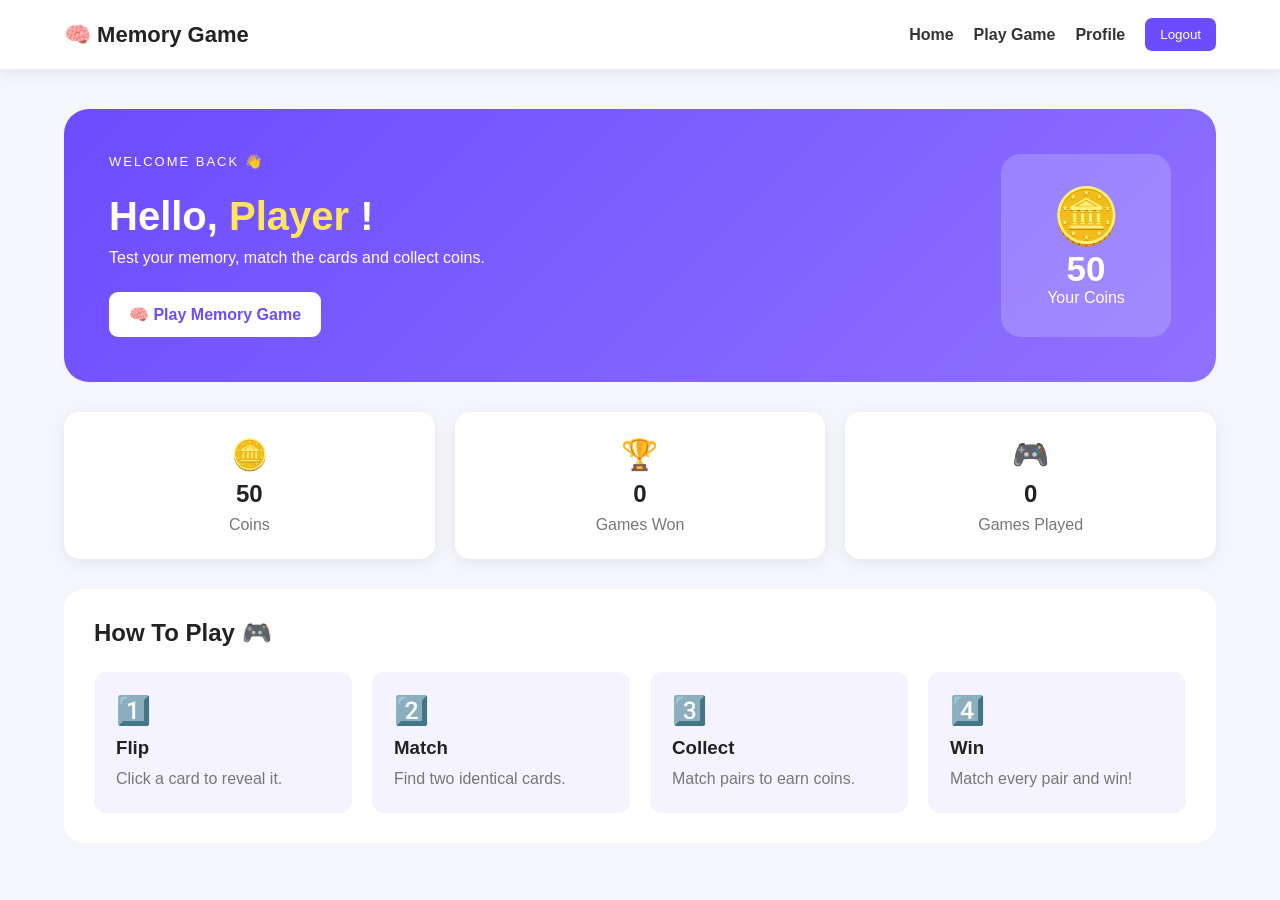
<file: index.html>
<!DOCTYPE html>
<html>

<head>

    <title>Memory Game - Home</title>

    <link rel="stylesheet" href="style.css">

</head>

<body>

    <!-- Navigation -->

    <nav>

        <div class="logo">
            🧠 Memory Game
        </div>


        <div class="nav-links">

            <a href="index.html">
                Home
            </a>

            <a href="game.html">
                Play Game
            </a>

            <a href="profile.html">
                Profile
            </a>

            <button onclick="logout()">
                Logout
            </button>

        </div>

    </nav>


    <!-- Home -->

    <main class="home-container">


        <section class="hero-section">

            <div class="hero-text">

                <p class="small-title">
                    WELCOME BACK 👋
                </p>

                <h1>
                    Hello,
                    <span id="homeName">
                        Player
                    </span>!
                </h1>

                <p>
                    Test your memory, match the cards
                    and collect coins.
                </p>


                <a
                    href="game.html"
                    class="play-button"
                >
                    🧠 Play Memory Game
                </a>

            </div>


            <div class="coin-display">

                <div class="big-coin">
                    🪙
                </div>

                <h2 id="homeCoins">
                    50
                </h2>

                <p>
                    Your Coins
                </p>

            </div>

        </section>



        <!-- Statistics -->

        <section class="stats">

            <div class="stat-card">

                <span>🪙</span>

                <h2 id="coinStat">
                    50
                </h2>

                <p>
                    Coins
                </p>

            </div>


            <div class="stat-card">

                <span>🏆</span>

                <h2 id="winsStat">
                    0
                </h2>

                <p>
                    Games Won
                </p>

            </div>


            <div class="stat-card">

                <span>🎮</span>

                <h2 id="gamesStat">
                    0
                </h2>

                <p>
                    Games Played
                </p>

            </div>

        </section>



        <!-- How To Play -->

        <section class="info-section">

            <h2>
                How To Play 🎮
            </h2>


            <div class="info-cards">

                <div class="info-card">

                    <div>
                        1️⃣
                    </div>

                    <h3>
                        Flip
                    </h3>

                    <p>
                        Click a card to reveal it.
                    </p>

                </div>


                <div class="info-card">

                    <div>
                        2️⃣
                    </div>

                    <h3>
                        Match
                    </h3>

                    <p>
                        Find two identical cards.
                    </p>

                </div>


                <div class="info-card">

                    <div>
                        3️⃣
                    </div>

                    <h3>
                        Collect
                    </h3>

                    <p>
                        Match pairs to earn coins.
                    </p>

                </div>


                <div class="info-card">

                    <div>
                        4️⃣
                    </div>

                    <h3>
                        Win
                    </h3>

                    <p>
                        Match every pair and win!
                    </p>

                </div>

            </div>

        </section>

    </main>


    <script src="script.js"></script>

</body>

</html>
</file>
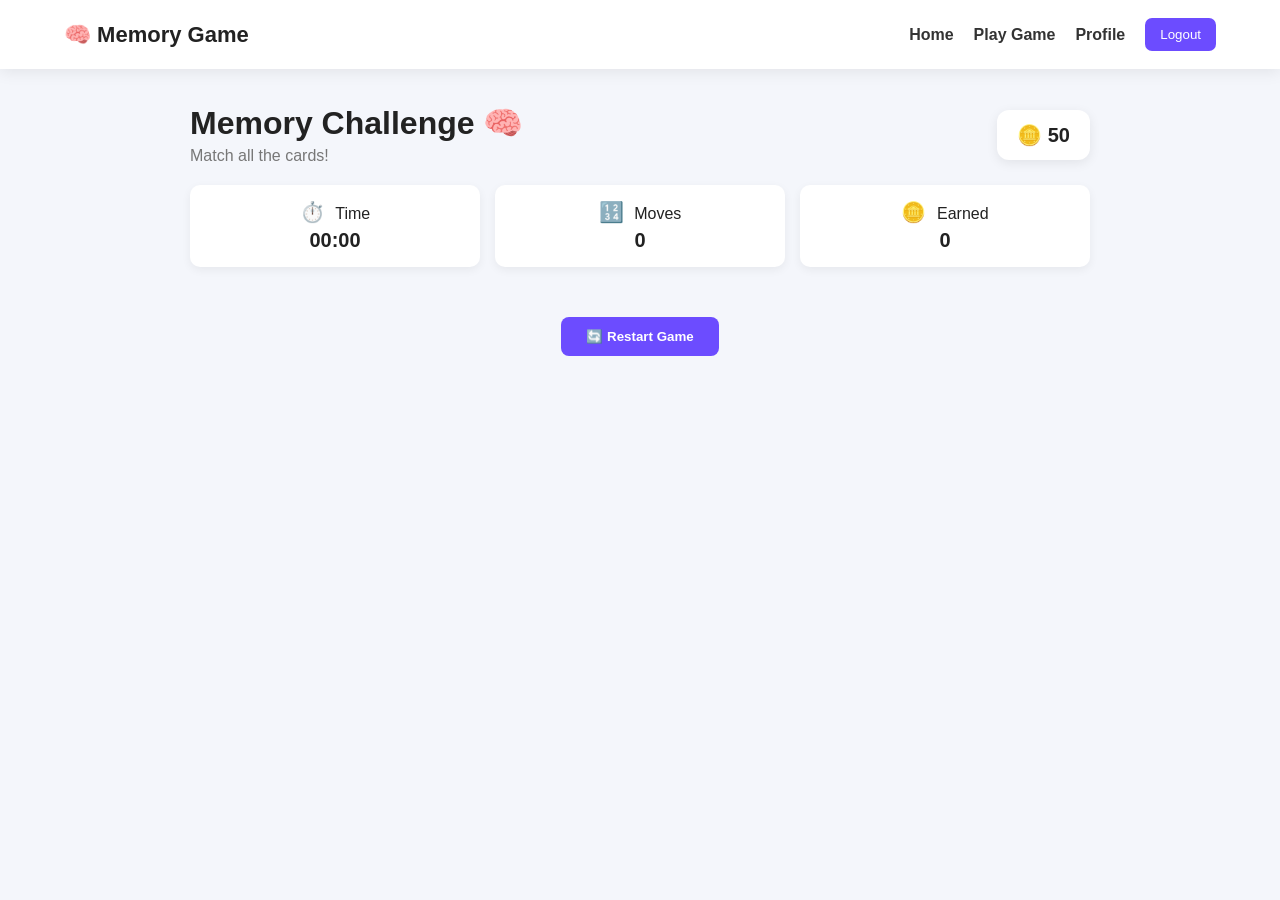
<file: game.html>
<!DOCTYPE html>
<html>

<head>

    <title>Memory Game</title>

    <link rel="stylesheet" href="style.css">

</head>

<body>

    <nav>

        <div class="logo">
            🧠 Memory Game
        </div>


        <div class="nav-links">

            <a href="index.html">
                Home
            </a>

            <a href="game.html">
                Play Game
            </a>

            <a href="profile.html">
                Profile
            </a>

            <button onclick="logout()">
                Logout
            </button>

        </div>

    </nav>


    <main class="game-container">


        <div class="game-header">

            <div>

                <h1>
                    Memory Challenge 🧠
                </h1>

                <p>
                    Match all the cards!
                </p>

            </div>


            <div class="game-coins">

                🪙

                <span id="gameCoins">
                    50
                </span>

            </div>

        </div>



        <!-- Game Information -->

        <div class="game-info">

            <div>

                <span>
                    ⏱️
                </span>

                Time

                <strong id="timer">
                    00:00
                </strong>

            </div>


            <div>

                <span>
                    🔢
                </span>

                Moves

                <strong id="moves">
                    0
                </strong>

            </div>


            <div>

                <span>
                    🪙
                </span>

                Earned

                <strong id="earnedCoins">
                    0
                </strong>

            </div>

        </div>



        <!-- Cards -->

        <div
            id="gameBoard"
            class="game-board"
        ></div>



        <button
            class="restart-button"
            onclick="startGame()"
        >
            🔄 Restart Game
        </button>


    </main>



    <!-- Win Popup -->

    <div
        id="winPopup"
        class="popup-overlay"
    >

        <div class="win-box">

            <div class="win-icon">
                🎉
            </div>

            <h1>
                YOU WIN!
            </h1>

            <p>
                You matched all the cards!
            </p>


            <div class="reward">

                🪙

                <span id="winReward">
                    +130
                </span>

                Coins

            </div>


            <h2>
                Total Coins:
                <span id="finalCoins">
                    0
                </span>
                🪙
            </h2>


            <div class="win-buttons">

                <button onclick="startGame()">
                    🧠 Play Again
                </button>


                <button
                    onclick="goHome()"
                    class="home-button"
                >
                    🏠 Home
                </button>

            </div>

        </div>

    </div>


    <script src="script.js"></script>

</body>

</html>
</file>
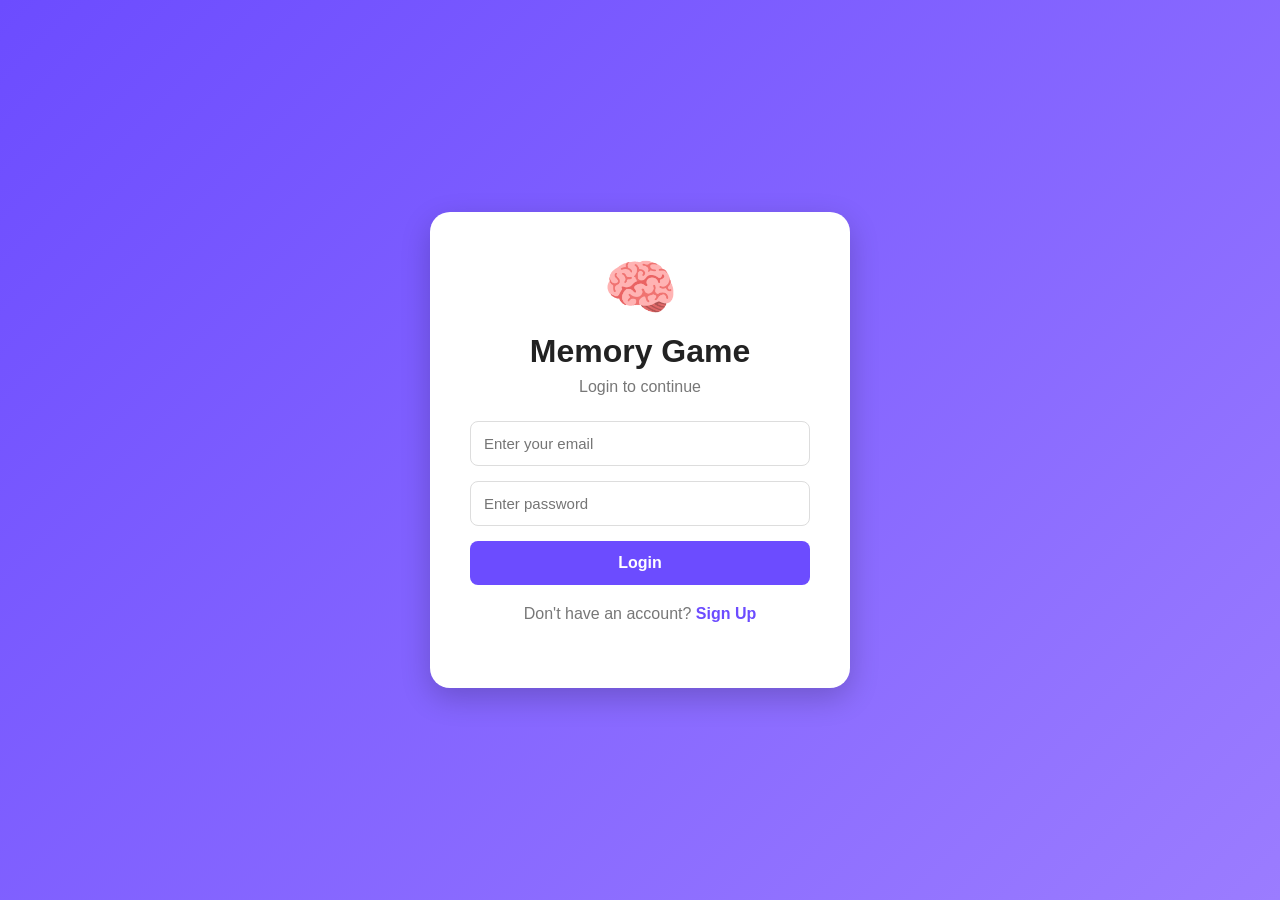
<file: login.html>
<!DOCTYPE html>
<html>

<head>

    <title>Login - Memory Game</title>

    <link rel="stylesheet" href="style.css">

</head>

<body class="auth-body">

    <div class="auth-box">

        <div class="game-logo">
            🧠
        </div>

        <h1>Memory Game</h1>

        <p>Login to continue</p>


        <input
            type="email"
            id="loginEmail"
            placeholder="Enter your email"
        >


        <input
            type="password"
            id="loginPassword"
            placeholder="Enter password"
        >


        <button onclick="login()">
            Login
        </button>


        <p class="auth-link">

            Don't have an account?

            <a href="signup.html">
                Sign Up
            </a>

        </p>

    </div>


    <script src="script.js"></script>

</body>

</html>
</file>
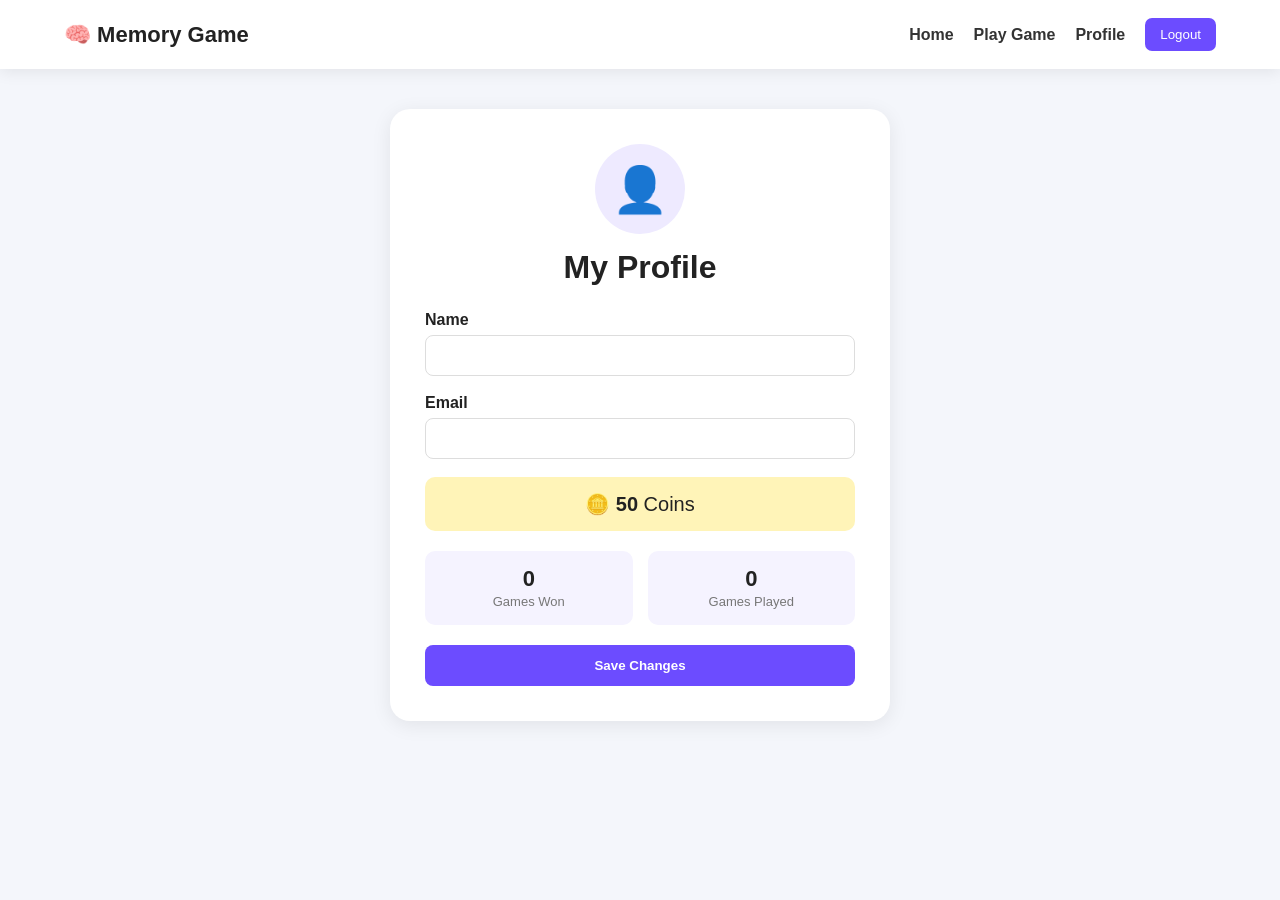
<file: profile.html>
<!DOCTYPE html>
<html>

<head>


    <title>Profile - Memory Game</title>

    <link rel="stylesheet" href="style.css">

</head>

<body>

    <nav>

        <div class="logo">
            🧠 Memory Game
        </div>


        <div class="nav-links">

            <a href="index.html">
                Home
            </a>

            <a href="game.html">
                Play Game
            </a>

            <a href="profile.html">
                Profile
            </a>

            <button onclick="logout()">
                Logout
            </button>

        </div>

    </nav>


    <main class="profile-container">


        <div class="profile-card">

            <div class="profile-icon">
                👤
            </div>


            <h1>
                My Profile
            </h1>


            <label>
                Name
            </label>

            <input
                type="text"
                id="profileName"
            >


            <label>
                Email
            </label>

            <input
                type="email"
                id="profileEmail"
            >


            <div class="profile-coins">

                🪙

                <strong id="profileCoins">
                    50
                </strong>

                Coins

            </div>


            <div class="profile-stats">

                <div>

                    <strong id="profileWins">
                        0
                    </strong>

                    <span>
                        Games Won
                    </span>

                </div>


                <div>

                    <strong id="profileGames">
                        0
                    </strong>

                    <span>
                        Games Played
                    </span>

                </div>

            </div>


            <button onclick="updateProfile()">
                Save Changes
            </button>


        </div>

    </main>


    <script src="script.js"></script>

</body>

</html>
</file>
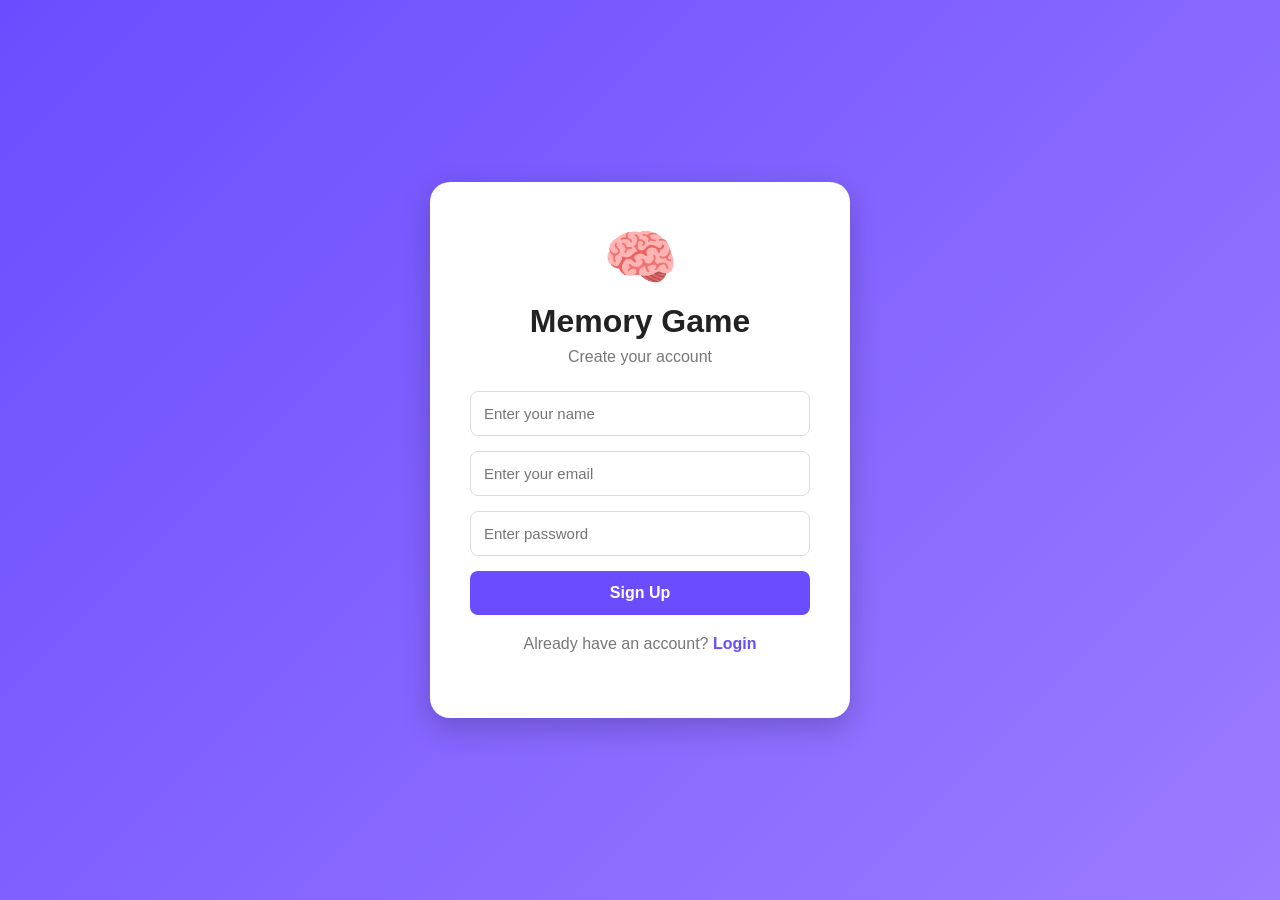
<file: signup.html>
<!DOCTYPE html>
<html>
<head>
    <title>Sign Up - Memory Game</title>
    <link rel="stylesheet" href="style.css">
</head>

<body class="auth-body">

    <div class="auth-box">

        <div class="game-logo">🧠</div>

        <h1>Memory Game</h1>

        <p>Create your account</p>

        <input
            type="text"
            id="signupName"
            placeholder="Enter your name"
        >

        <input
            type="email"
            id="signupEmail"
            placeholder="Enter your email"
        >

        <input
            type="password"
            id="signupPassword"
            placeholder="Enter password"
        >
                
        <button onclick="signup()">
            Sign Up
        </button>

        <p class="auth-link">
            Already have an account?
            <a href="login.html">Login</a>
        </p>

    </div>

    <script src="script.js"></script>

</body>
</html>
</file>
<file: style.css>
* {
    margin: 0;
    padding: 0;
    box-sizing: border-box;
}


body {
    font-family: Arial, sans-serif;
    background: #f4f6fb;
    color: #222;
}


/* =========================
   NAVIGATION
========================= */

nav {
    background: #ffffff;
    padding: 18px 5%;
    display: flex;
    justify-content: space-between;
    align-items: center;
    box-shadow: 0 3px 15px rgba(0,0,0,0.08);
}


.logo {
    font-size: 22px;
    font-weight: bold;
}


.nav-links {
    display: flex;
    align-items: center;
    gap: 20px;
}


.nav-links a {
    text-decoration: none;
    color: #333;
    font-weight: bold;
}


.nav-links a:hover {
    color: #6c4cff;
}


.nav-links button {
    border: none;
    background: #6c4cff;
    color: white;
    padding: 9px 15px;
    border-radius: 7px;
    cursor: pointer;
}


/* =========================
   LOGIN / SIGNUP
========================= */

.auth-body {
    min-height: 100vh;
    display: flex;
    justify-content: center;
    align-items: center;
    background: linear-gradient(
        135deg,
        #6c4cff,
        #9b7cff
    );
}


.auth-box {
    width: 90%;
    max-width: 420px;
    background: white;
    padding: 40px;
    border-radius: 20px;
    text-align: center;
    box-shadow: 0 10px 30px rgba(0,0,0,0.2);
}


.game-logo {
    font-size: 60px;
    margin-bottom: 10px;
}


.auth-box h1 {
    margin-bottom: 8px;
}


.auth-box > p {
    color: #777;
    margin-bottom: 25px;
}


.auth-box input {
    width: 100%;
    padding: 13px;
    margin-bottom: 15px;
    border: 1px solid #ddd;
    border-radius: 8px;
    font-size: 15px;
}


.auth-box button {
    width: 100%;
    padding: 13px;
    background: #6c4cff;
    color: white;
    border: none;
    border-radius: 8px;
    font-size: 16px;
    font-weight: bold;
    cursor: pointer;
}


.auth-box button:hover {
    background: #5535d8;
}


.auth-link {
    margin-top: 20px;
    color: #777;
}


.auth-link a {
    color: #6c4cff;
    font-weight: bold;
    text-decoration: none;
}


/* =========================
   HOME
========================= */

.home-container {
    width: 90%;
    max-width: 1200px;
    margin: 40px auto;
}


.hero-section {
    background: linear-gradient(
        135deg,
        #6c4cff,
        #8f72ff
    );
    color: white;
    padding: 45px;
    border-radius: 25px;
    display: flex;
    justify-content: space-between;
    align-items: center;
    margin-bottom: 30px;
}


.small-title {
    font-size: 13px;
    letter-spacing: 2px;
    margin-bottom: 10px;
}


.hero-text h1 {
    font-size: 40px;
    margin-bottom: 10px;
}


.hero-text h1 span {
    color: #ffe45e;
}


.hero-text p {
    margin-bottom: 25px;
}


.play-button {
    display: inline-block;
    background: white;
    color: #6c4cff;
    padding: 13px 20px;
    border-radius: 9px;
    text-decoration: none;
    font-weight: bold;
}


.coin-display {
    background: rgba(255,255,255,0.18);
    padding: 30px;
    border-radius: 20px;
    text-align: center;
    min-width: 170px;
}


.big-coin {
    font-size: 55px;
}


.coin-display h2 {
    font-size: 35px;
}


.stats {
    display: grid;
    grid-template-columns: repeat(3, 1fr);
    gap: 20px;
    margin-bottom: 30px;
}


.stat-card {
    background: white;
    padding: 25px;
    border-radius: 15px;
    text-align: center;
    box-shadow: 0 4px 15px rgba(0,0,0,0.07);
}


.stat-card span {
    font-size: 30px;
}


.stat-card h2 {
    margin: 8px 0;
}


.stat-card p {
    color: #777;
}


.info-section {
    background: white;
    padding: 30px;
    border-radius: 20px;
}


.info-section > h2 {
    margin-bottom: 25px;
}


.info-cards {
    display: grid;
    grid-template-columns: repeat(4, 1fr);
    gap: 20px;
}


.info-card {
    background: #f5f3ff;
    padding: 22px;
    border-radius: 12px;
}


.info-card div {
    font-size: 28px;
    margin-bottom: 10px;
}


.info-card h3 {
    margin-bottom: 8px;
}


.info-card p {
    color: #777;
    line-height: 1.5;
}


/* =========================
   GAME
========================= */

.game-container {
    width: 90%;
    max-width: 900px;
    margin: 35px auto;
}


.game-header {
    display: flex;
    justify-content: space-between;
    align-items: center;
    margin-bottom: 20px;
}


.game-header h1 {
    margin-bottom: 5px;
}


.game-header p {
    color: #777;
}


.game-coins {
    background: white;
    padding: 13px 20px;
    border-radius: 12px;
    font-size: 20px;
    font-weight: bold;
    box-shadow: 0 3px 12px rgba(0,0,0,0.08);
}


.game-info {
    display: grid;
    grid-template-columns: repeat(3, 1fr);
    gap: 15px;
    margin-bottom: 25px;
}


.game-info div {
    background: white;
    padding: 15px;
    border-radius: 10px;
    text-align: center;
    box-shadow: 0 3px 10px rgba(0,0,0,0.06);
}


.game-info span {
    font-size: 20px;
    margin-right: 5px;
}


.game-info strong {
    display: block;
    margin-top: 5px;
    font-size: 20px;
}


/* Cards */

.game-board {
    display: grid;
    grid-template-columns: repeat(4, 1fr);
    gap: 15px;
}


.memory-card {
    height: 140px;
    perspective: 1000px;
    cursor: pointer;
}


.card-inner {
    width: 100%;
    height: 100%;
    position: relative;
    transition: transform 0.5s;
    transform-style: preserve-3d;
}


.memory-card.flipped .card-inner,
.memory-card.matched .card-inner {
    transform: rotateY(180deg);
}


.card-front,
.card-back {
    position: absolute;
    width: 100%;
    height: 100%;
    backface-visibility: hidden;
    border-radius: 15px;
    display: flex;
    align-items: center;
    justify-content: center;
}


.card-front {
    background: linear-gradient(
        135deg,
        #6c4cff,
        #9b7cff
    );
    color: white;
    font-size: 40px;
}


.card-back {
    background: white;
    transform: rotateY(180deg);
    font-size: 45px;
    box-shadow: 0 4px 15px rgba(0,0,0,0.1);
}


.memory-card.matched .card-back {
    border: 3px solid #6c4cff;
}


.restart-button {
    display: block;
    margin: 25px auto;
    padding: 12px 25px;
    border: none;
    background: #6c4cff;
    color: white;
    border-radius: 8px;
    font-weight: bold;
    cursor: pointer;
}


/* =========================
   WIN POPUP
========================= */

.popup-overlay {
    display: none;
    position: fixed;
    inset: 0;
    background: rgba(0,0,0,0.65);
    justify-content: center;
    align-items: center;
    z-index: 1000;
}


.win-box {
    background: white;
    width: 90%;
    max-width: 430px;
    padding: 40px;
    border-radius: 20px;
    text-align: center;
}


.win-icon {
    font-size: 65px;
}


.win-box h1 {
    color: #6c4cff;
    margin: 10px 0;
}


.win-box p {
    color: #777;
    margin-bottom: 20px;
}


.reward {
    background: #fff4b8;
    padding: 15px;
    border-radius: 10px;
    font-size: 22px;
    margin-bottom: 20px;
}


.win-buttons {
    display: flex;
    gap: 10px;
    justify-content: center;
    margin-top: 20px;
}


.win-buttons button {
    padding: 12px 18px;
    border: none;
    border-radius: 8px;
    background: #6c4cff;
    color: white;
    font-weight: bold;
    cursor: pointer;
}


.win-buttons .home-button {
    background: #555;
}


/* =========================
   PROFILE
========================= */

.profile-container {
    width: 90%;
    max-width: 500px;
    margin: 40px auto;
}


.profile-card {
    background: white;
    padding: 35px;
    border-radius: 20px;
    text-align: center;
    box-shadow: 0 4px 20px rgba(0,0,0,0.08);
}


.profile-icon {
    width: 90px;
    height: 90px;
    background: #eeeaff;
    border-radius: 50%;
    display: flex;
    justify-content: center;
    align-items: center;
    font-size: 45px;
    margin: auto;
}


.profile-card h1 {
    margin: 15px 0 25px;
}


.profile-card label {
    display: block;
    text-align: left;
    margin-bottom: 6px;
    font-weight: bold;
}


.profile-card input {
    width: 100%;
    padding: 12px;
    margin-bottom: 18px;
    border: 1px solid #ddd;
    border-radius: 8px;
}


.profile-coins {
    background: #fff4b8;
    padding: 15px;
    border-radius: 10px;
    margin-bottom: 20px;
    font-size: 20px;
}


.profile-stats {
    display: grid;
    grid-template-columns: 1fr 1fr;
    gap: 15px;
    margin-bottom: 20px;
}


.profile-stats div {
    background: #f5f3ff;
    padding: 15px;
    border-radius: 10px;
}


.profile-stats strong {
    display: block;
    font-size: 22px;
}


.profile-stats span {
    color: #777;
    font-size: 13px;
}


.profile-card > button {
    width: 100%;
    padding: 13px;
    border: none;
    border-radius: 8px;
    background: #6c4cff;
    color: white;
    font-weight: bold;
    cursor: pointer;
}


/* =========================
   MOBILE
========================= */

@media (max-width: 700px) {

    nav {
        flex-direction: column;
        gap: 15px;
    }


    .nav-links {
        flex-wrap: wrap;
        justify-content: center;
        gap: 10px;
    }


    .hero-section {
        flex-direction: column;
        align-items: flex-start;
        gap: 30px;
        padding: 30px;
    }


    .hero-text h1 {
        font-size: 30px;
    }


    .coin-display {
        width: 100%;
    }


    .stats {
        grid-template-columns: 1fr;
    }


    .info-cards {
        grid-template-columns: 1fr 1fr;
    }


    .game-header {
        flex-direction: column;
        align-items: flex-start;
        gap: 15px;
    }


    .game-board {
        gap: 8px;
    }


    .memory-card {
        height: 85px;
    }


    .card-front {
        font-size: 28px;
    }


    .card-back {
        font-size: 30px;
    }

}


@media (max-width: 450px) {

    .info-cards {
        grid-template-columns: 1fr;
    }


    .game-info {
        grid-template-columns: 1fr;
    }


    .memory-card {
        height: 75px;
    }

}
</file>
